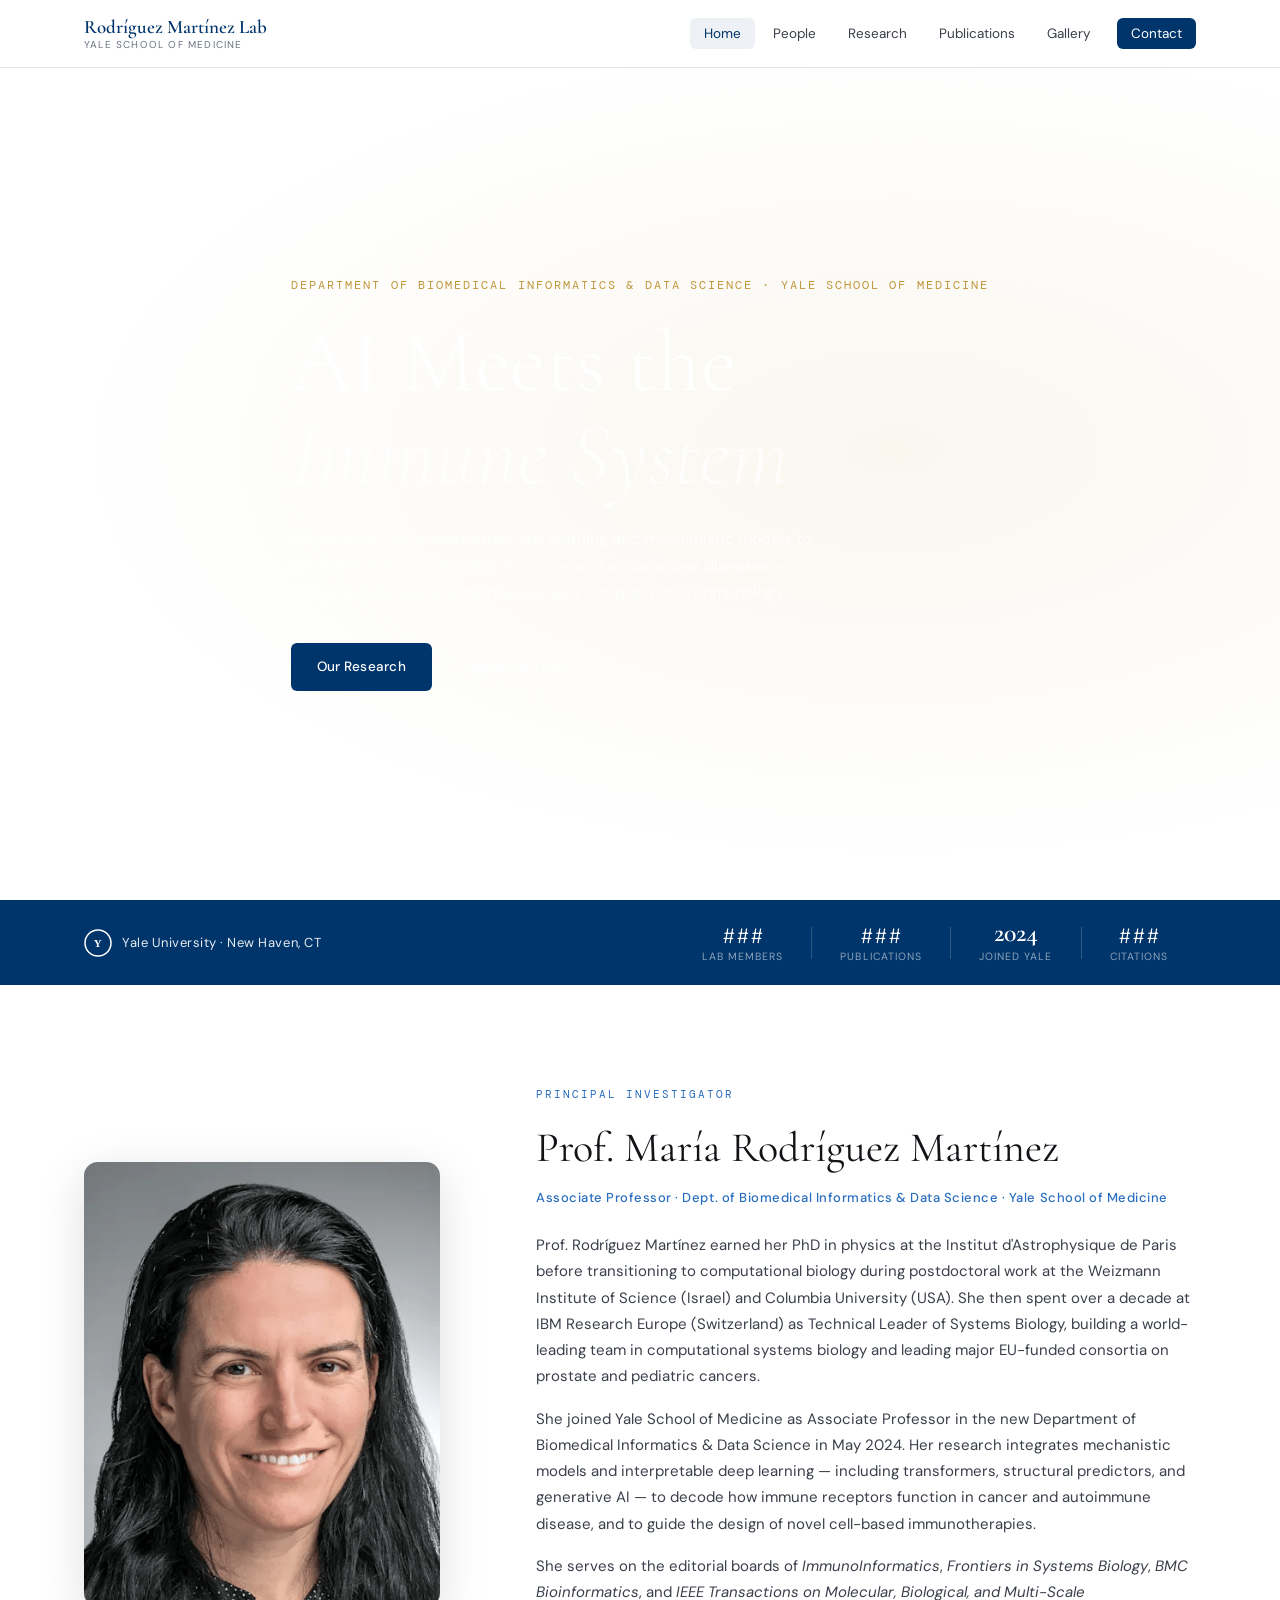
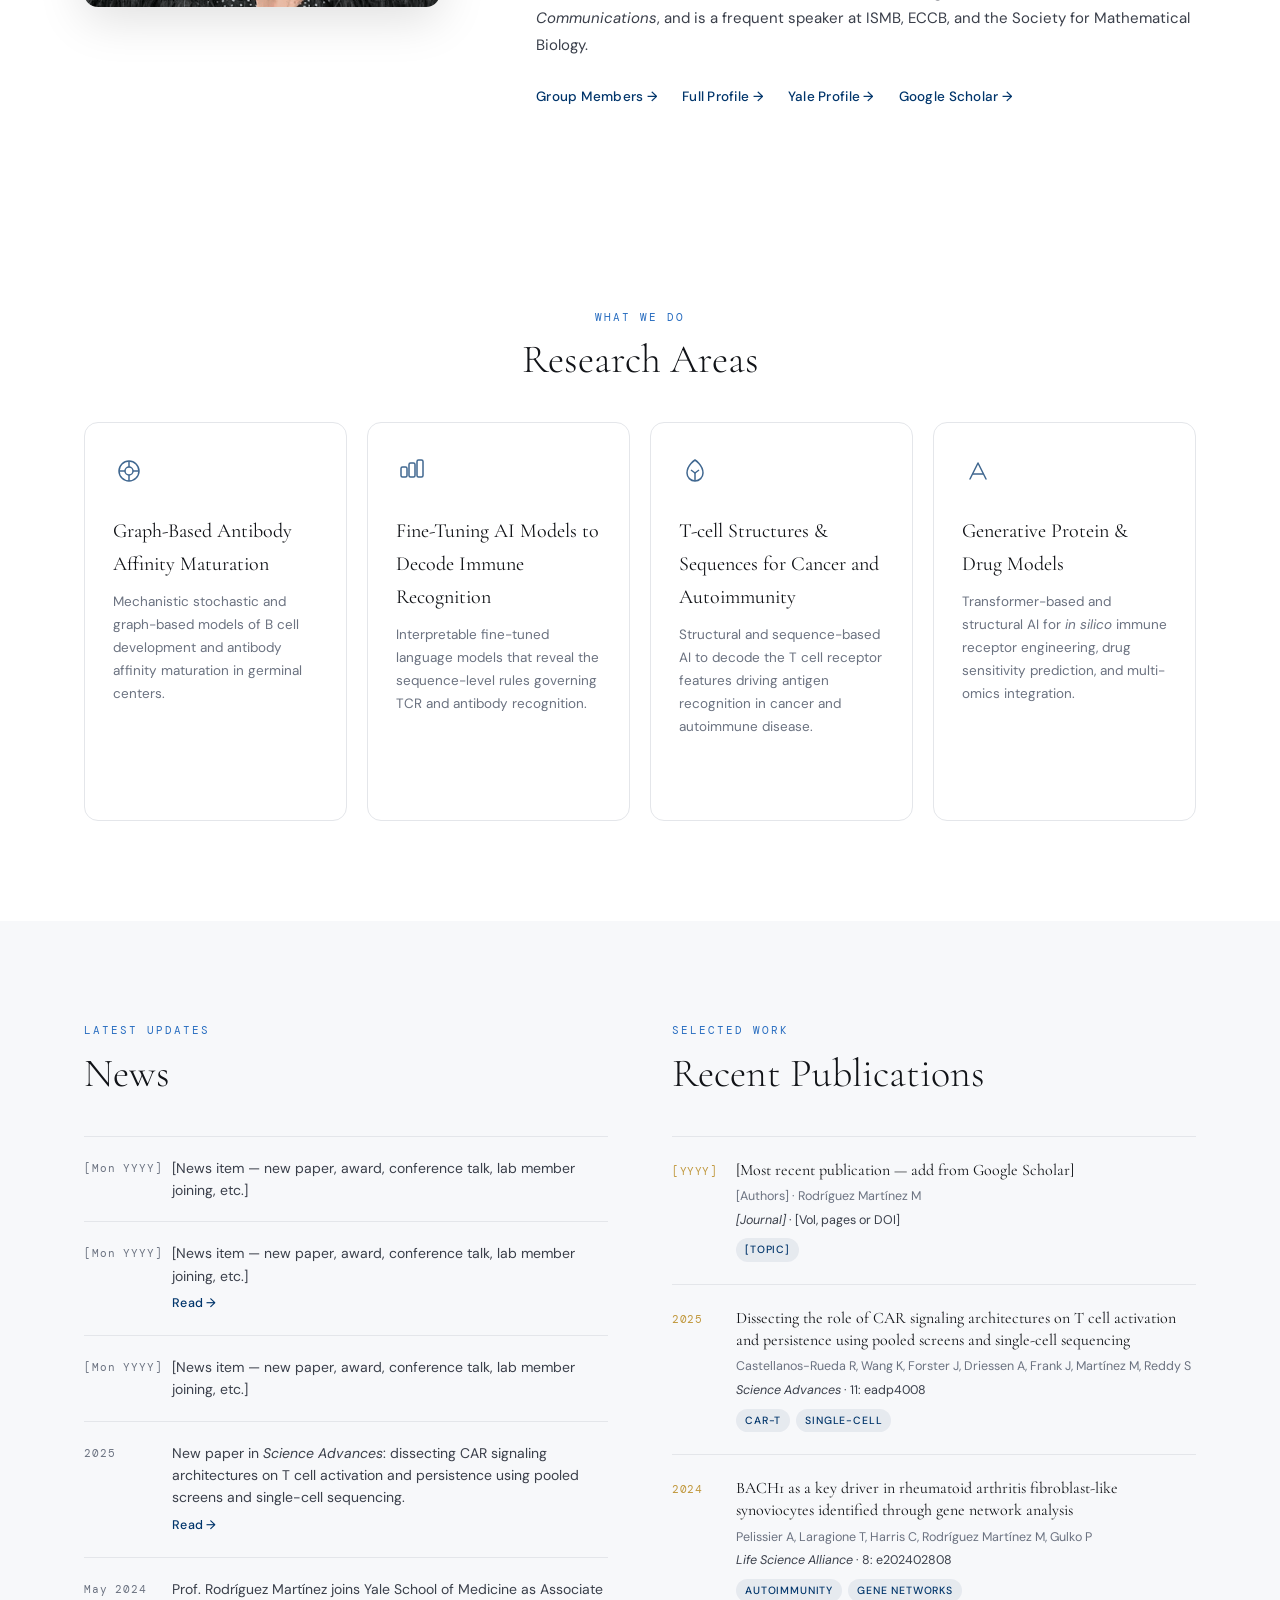
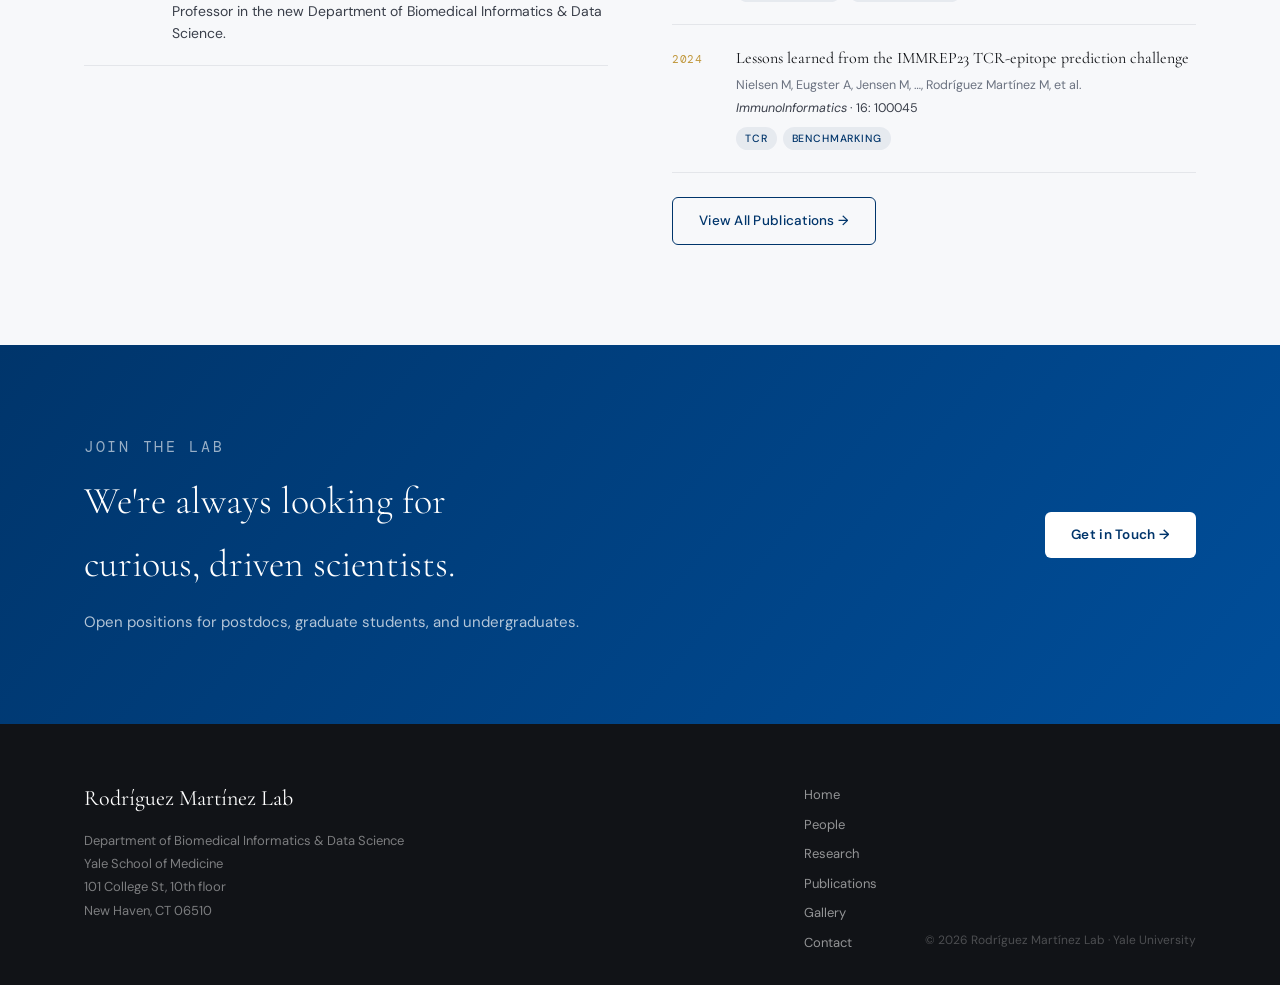
<file: index.html>
<!DOCTYPE html>
<html lang="en">
<head>
  <meta charset="UTF-8" />
  <meta name="viewport" content="width=device-width, initial-scale=1.0" />
  <title>Rodríguez Martínez Lab — Yale School of Medicine</title>
  <link rel="preconnect" href="https://fonts.googleapis.com" />
  <link href="https://fonts.googleapis.com/css2?family=Cormorant+Garamond:ital,wght@0,300;0,400;0,600;1,300;1,400&family=DM+Sans:wght@300;400;500&family=DM+Mono:wght@400&display=swap" rel="stylesheet" />
  <link rel="stylesheet" href="style.css" />
</head>
<body>

  <nav class="nav">
    <div class="nav-inner">
      <a href="index.html" class="nav-logo">
        <span class="logo-main">Rodríguez Martínez Lab</span>
        <span class="logo-sub">Yale School of Medicine</span>
      </a>
      <ul class="nav-links">
        <li><a href="index.html" class="active">Home</a></li>
        <li><a href="people.html">People</a></li>
        <li><a href="research.html">Research</a></li>
        <li><a href="publications.html">Publications</a></li>
        <li><a href="gallery.html">Gallery</a></li>
        <li><a href="contact.html" class="nav-cta">Contact</a></li>
      </ul>
      <button class="hamburger" id="hamburger" aria-label="Menu">
        <span></span><span></span><span></span>
      </button>
    </div>
  </nav>

  <header class="hero">
    <div class="hero-bg">
      <video autoplay loop muted playsinline class="hero-video">
        <source src="images/homepage_2.mp4" type="video/mp4">
      </video>
      <div class="hero-overlay"></div>
    </div>
    <div class="hero-content">
      <p class="hero-eyebrow">Department of Biomedical Informatics &amp; Data Science · Yale School of Medicine</p>
      <h1 class="hero-title">
        AI Meets the<br/>
        <em>Immune System</em>
      </h1>
      <p class="hero-desc">We develop interpretable machine learning and mechanistic models to decode T and B cell function in cancer and autoimmune diseases — bridging deep learning, biophysics, and computational immunology.</p>
      <div class="hero-actions">
        <a href="research.html" class="btn btn-primary">Our Research</a>
        <a href="people.html" class="btn btn-ghost">Meet the Team</a>
      </div>
    </div>
    <div class="hero-scroll-hint">
      <span>Scroll</span>
      <div class="scroll-line"></div>
    </div>
  </header>

  <section class="yale-strip">
    <div class="yale-strip-inner">
      <div class="yale-badge">
        <svg width="28" height="28" viewBox="0 0 28 28" fill="none"><circle cx="14" cy="14" r="13" stroke="#fff" stroke-width="1.5"/><text x="50%" y="54%" dominant-baseline="middle" text-anchor="middle" font-size="11" fill="#fff" font-family="serif" font-weight="bold">Y</text></svg>
        <span>Yale University · New Haven, CT</span>
      </div>
      <div class="yale-stats">
        <div class="stat"><span class="stat-num">###</span><span class="stat-label">Lab Members</span></div>
        <div class="stat-divider"></div>
        <div class="stat"><span class="stat-num">###</span><span class="stat-label">Publications</span></div>
        <div class="stat-divider"></div>
        <div class="stat"><span class="stat-num">2024</span><span class="stat-label">Joined Yale</span></div>
        <div class="stat-divider"></div>
        <div class="stat"><span class="stat-num">###</span><span class="stat-label">Citations</span></div>
      </div>
    </div>
  </section>

  <!-- PI SPOTLIGHT -->
  <section class="pi-section">
    <div class="container">
      <div class="pi-grid">
        <div class="pi-image-wrap">
          <div class="pi-image-frame">
            <!-- REPLACE: save your photo as images/pi-photo.jpg -->
            <img src="images/Maria.png" alt="Prof. María Rodríguez Martínez" class="pi-photo"
                 onerror="this.src='https://placehold.co/480x600/00356B/ffffff?text=Photo+Coming+Soon'" />
          </div>
          <div class="pi-image-accent"></div>
        </div>
        <div class="pi-text">
          <p class="section-label">Principal Investigator</p>
          <h2 class="pi-name">Prof. María Rodríguez Martínez</h2>
          <p class="pi-title-line">Associate Professor · Dept. of Biomedical Informatics &amp; Data Science · Yale School of Medicine</p>
          <p class="pi-bio">Prof. Rodríguez Martínez earned her PhD in physics at the Institut d'Astrophysique de Paris before transitioning to computational biology during postdoctoral work at the Weizmann Institute of Science (Israel) and Columbia University (USA). She then spent over a decade at IBM Research Europe (Switzerland) as Technical Leader of Systems Biology, building a world-leading team in computational systems biology and leading major EU-funded consortia on prostate and pediatric cancers.</p>
          <p class="pi-bio">She joined Yale School of Medicine as Associate Professor in the new Department of Biomedical Informatics &amp; Data Science in May 2024. Her research integrates mechanistic models and interpretable deep learning — including transformers, structural predictors, and generative AI — to decode how immune receptors function in cancer and autoimmune disease, and to guide the design of novel cell-based immunotherapies.</p>
          <p class="pi-bio">She serves on the editorial boards of <em>ImmunoInformatics</em>, <em>Frontiers in Systems Biology</em>, <em>BMC Bioinformatics</em>, and <em>IEEE Transactions on Molecular, Biological, and Multi-Scale Communications</em>, and is a frequent speaker at ISMB, ECCB, and the Society for Mathematical Biology.</p>
          <div class="pi-links">
            <a href="people.html" class="link-arrow">Group Members →</a>
            <a href="people.html#pi" class="link-arrow">Full Profile →</a>
            <a href="https://medicine.yale.edu/profile/maria-rodriguezmartinez/" target="_blank" class="link-arrow">Yale Profile →</a>
            <a href="https://scholar.google.com/citations?user=PjKglDoAAAAJ" target="_blank" class="link-arrow">Google Scholar →</a>
          </div>
        </div>
      </div>
    </div>
  </section>

  <!-- RESEARCH TEASER -->
  <section class="research-teaser">
    <div class="container">
      <div class="section-header centered">
        <p class="section-label">What We Do</p>
        <h2 class="section-title">Research Areas</h2>
      </div>
      <div class="research-cards">
        <a href="research.html#immunology" class="rcard">
          <div class="rcard-icon">
            <svg width="32" height="32" viewBox="0 0 32 32" fill="none"><circle cx="16" cy="16" r="10" stroke="currentColor" stroke-width="1.5"/><circle cx="16" cy="16" r="4" stroke="currentColor" stroke-width="1.5"/><line x1="16" y1="6" x2="16" y2="12" stroke="currentColor" stroke-width="1.5"/><line x1="16" y1="20" x2="16" y2="26" stroke="currentColor" stroke-width="1.5"/><line x1="6" y1="16" x2="12" y2="16" stroke="currentColor" stroke-width="1.5"/><line x1="20" y1="16" x2="26" y2="16" stroke="currentColor" stroke-width="1.5"/></svg>
          </div>
          <h3>Graph-Based Antibody Affinity Maturation</h3>
          <p>Mechanistic stochastic and graph-based models of B cell development and antibody affinity maturation in germinal centers.</p>
          <span class="rcard-arrow">→</span>
        </a>
        <a href="research.html#interpretable-ai" class="rcard">
          <div class="rcard-icon">
            <svg width="32" height="32" viewBox="0 0 32 32" fill="none"><rect x="5" y="12" width="6" height="10" rx="1.5" stroke="currentColor" stroke-width="1.5"/><rect x="13" y="8" width="6" height="14" rx="1.5" stroke="currentColor" stroke-width="1.5"/><rect x="21" y="5" width="6" height="17" rx="1.5" stroke="currentColor" stroke-width="1.5"/></svg>
          </div>
          <h3>Fine-Tuning AI Models to Decode Immune Recognition</h3>
          <p>Interpretable fine-tuned language models that reveal the sequence-level rules governing TCR and antibody recognition.</p>
          <span class="rcard-arrow">→</span>
        </a>
        <a href="research.html#cancer" class="rcard">
          <div class="rcard-icon">
            <svg width="32" height="32" viewBox="0 0 32 32" fill="none"><path d="M16 5C16 5 8 10 8 18C8 22.4 11.6 26 16 26C20.4 26 24 22.4 24 18C24 10 16 5 16 5Z" stroke="currentColor" stroke-width="1.5" stroke-linejoin="round"/><path d="M16 26V18" stroke="currentColor" stroke-width="1.5"/><path d="M12 15L16 18L20 15" stroke="currentColor" stroke-width="1.5" stroke-linejoin="round"/></svg>
          </div>
          <h3>T-cell Structures &amp; Sequences for Cancer and Autoimmunity</h3>
          <p>Structural and sequence-based AI to decode the T cell receptor features driving antigen recognition in cancer and autoimmune disease.</p>
          <span class="rcard-arrow">→</span>
        </a>
        <a href="research.html#generative" class="rcard">
          <div class="rcard-icon">
            <svg width="32" height="32" viewBox="0 0 32 32" fill="none"><path d="M8 24L16 8L24 24" stroke="currentColor" stroke-width="1.5" stroke-linecap="round" stroke-linejoin="round"/><path d="M11 19H21" stroke="currentColor" stroke-width="1.5" stroke-linecap="round"/></svg>
          </div>
          <h3>Generative Protein &amp; Drug Models</h3>
          <p>Transformer-based and structural AI for <em>in silico</em> immune receptor engineering, drug sensitivity prediction, and multi-omics integration.</p>
          <span class="rcard-arrow">→</span>
        </a>
      </div>
    </div>
  </section>

  <!-- NEWS + PUBLICATIONS -->
  <section class="news-pubs">
    <div class="container">
      <div class="np-grid">

        <div class="np-col">
          <div class="section-header">
            <p class="section-label">Latest Updates</p>
            <h2 class="section-title">News</h2>
          </div>
          <ul class="news-list">
            <!-- REPLACE: fill in with real news as it happens -->
            <li class="news-item">
              <span class="news-date">[Mon YYYY]</span>
              <div><p class="news-headline">[News item — new paper, award, conference talk, lab member joining, etc.]</p></div>
            </li>
            <li class="news-item">
              <span class="news-date">[Mon YYYY]</span>
              <div>
                <p class="news-headline">[News item — new paper, award, conference talk, lab member joining, etc.]</p>
                <a href="publications.html" class="inline-link">Read →</a>
              </div>
            </li>
            <li class="news-item">
              <span class="news-date">[Mon YYYY]</span>
              <div><p class="news-headline">[News item — new paper, award, conference talk, lab member joining, etc.]</p></div>
            </li>
            <li class="news-item">
              <span class="news-date">2025</span>
              <div>
                <p class="news-headline">New paper in <em>Science Advances</em>: dissecting CAR signaling architectures on T cell activation and persistence using pooled screens and single-cell sequencing.</p>
                <a href="publications.html" class="inline-link">Read →</a>
              </div>
            </li>
            <li class="news-item">
              <span class="news-date">May 2024</span>
              <div>
                <p class="news-headline">Prof. Rodríguez Martínez joins Yale School of Medicine as Associate Professor in the new Department of Biomedical Informatics &amp; Data Science.</p>
              </div>
            </li>
          </ul>
        </div>

        <div class="np-col">
          <div class="section-header">
            <p class="section-label">Selected Work</p>
            <h2 class="section-title">Recent Publications</h2>
          </div>
          <ul class="pub-list">
            <!-- REPLACE: swap [YYYY] placeholders with your most recent papers -->
            <li class="pub-item">
              <div class="pub-year">[YYYY]</div>
              <div class="pub-body">
                <p class="pub-title">[Most recent publication — add from Google Scholar]</p>
                <p class="pub-authors">[Authors] · Rodríguez Martínez M</p>
                <p class="pub-journal"><em>[Journal]</em> · [Vol, pages or DOI]</p>
                <div class="pub-tags"><span class="tag">[Topic]</span></div>
              </div>
            </li>
            <li class="pub-item">
              <div class="pub-year">2025</div>
              <div class="pub-body">
                <p class="pub-title">Dissecting the role of CAR signaling architectures on T cell activation and persistence using pooled screens and single-cell sequencing</p>
                <p class="pub-authors">Castellanos-Rueda R, Wang K, Forster J, Driessen A, Frank J, Martínez M, Reddy S</p>
                <p class="pub-journal"><em>Science Advances</em> · 11: eadp4008</p>
                <div class="pub-tags"><span class="tag">CAR-T</span><span class="tag">Single-cell</span></div>
              </div>
            </li>
            <li class="pub-item">
              <div class="pub-year">2024</div>
              <div class="pub-body">
                <p class="pub-title">BACH1 as a key driver in rheumatoid arthritis fibroblast-like synoviocytes identified through gene network analysis</p>
                <p class="pub-authors">Pelissier A, Laragione T, Harris C, Rodríguez Martínez M, Gulko P</p>
                <p class="pub-journal"><em>Life Science Alliance</em> · 8: e202402808</p>
                <div class="pub-tags"><span class="tag">Autoimmunity</span><span class="tag">Gene Networks</span></div>
              </div>
            </li>
            <li class="pub-item">
              <div class="pub-year">2024</div>
              <div class="pub-body">
                <p class="pub-title">Lessons learned from the IMMREP23 TCR-epitope prediction challenge</p>
                <p class="pub-authors">Nielsen M, Eugster A, Jensen M, …, Rodríguez Martínez M, et al.</p>
                <p class="pub-journal"><em>ImmunoInformatics</em> · 16: 100045</p>
                <div class="pub-tags"><span class="tag">TCR</span><span class="tag">Benchmarking</span></div>
              </div>
            </li>
          </ul>
          <a href="publications.html" class="btn btn-outline mt-24">View All Publications →</a>
        </div>

      </div>
    </div>
  </section>

  <!-- JOIN US CTA -->
  <section class="join-cta">
    <div class="join-inner">
      <div class="join-text">
        <p class="section-label light">Join the Lab</p>
        <h2>We're always looking for<br/>curious, driven scientists.</h2>
        <p>Open positions for postdocs, graduate students, and undergraduates.</p>
      </div>
      <a href="contact.html" class="btn btn-light">Get in Touch →</a>
    </div>
  </section>

  <footer class="footer">
    <div class="footer-inner">
      <div class="footer-brand">
        <p class="footer-logo">Rodríguez Martínez Lab</p>
        <!-- REPLACE: add building/room once known -->
        <p class="footer-address">Department of Biomedical Informatics &amp; Data Science<br/>Yale School of Medicine<br/>101 College St, 10th floor<br/>New Haven, CT 06510</p>
      </div>
      <nav class="footer-nav">
        <a href="index.html">Home</a>
        <a href="people.html">People</a>
        <a href="research.html">Research</a>
        <a href="publications.html">Publications</a>
        <a href="gallery.html">Gallery</a>
        <a href="contact.html">Contact</a>
      </nav>
      <p class="footer-copy">© 2026 Rodríguez Martínez Lab · Yale University</p>
    </div>
  </footer>

  <script src="main.js"></script>
</body>
</html>
</file>
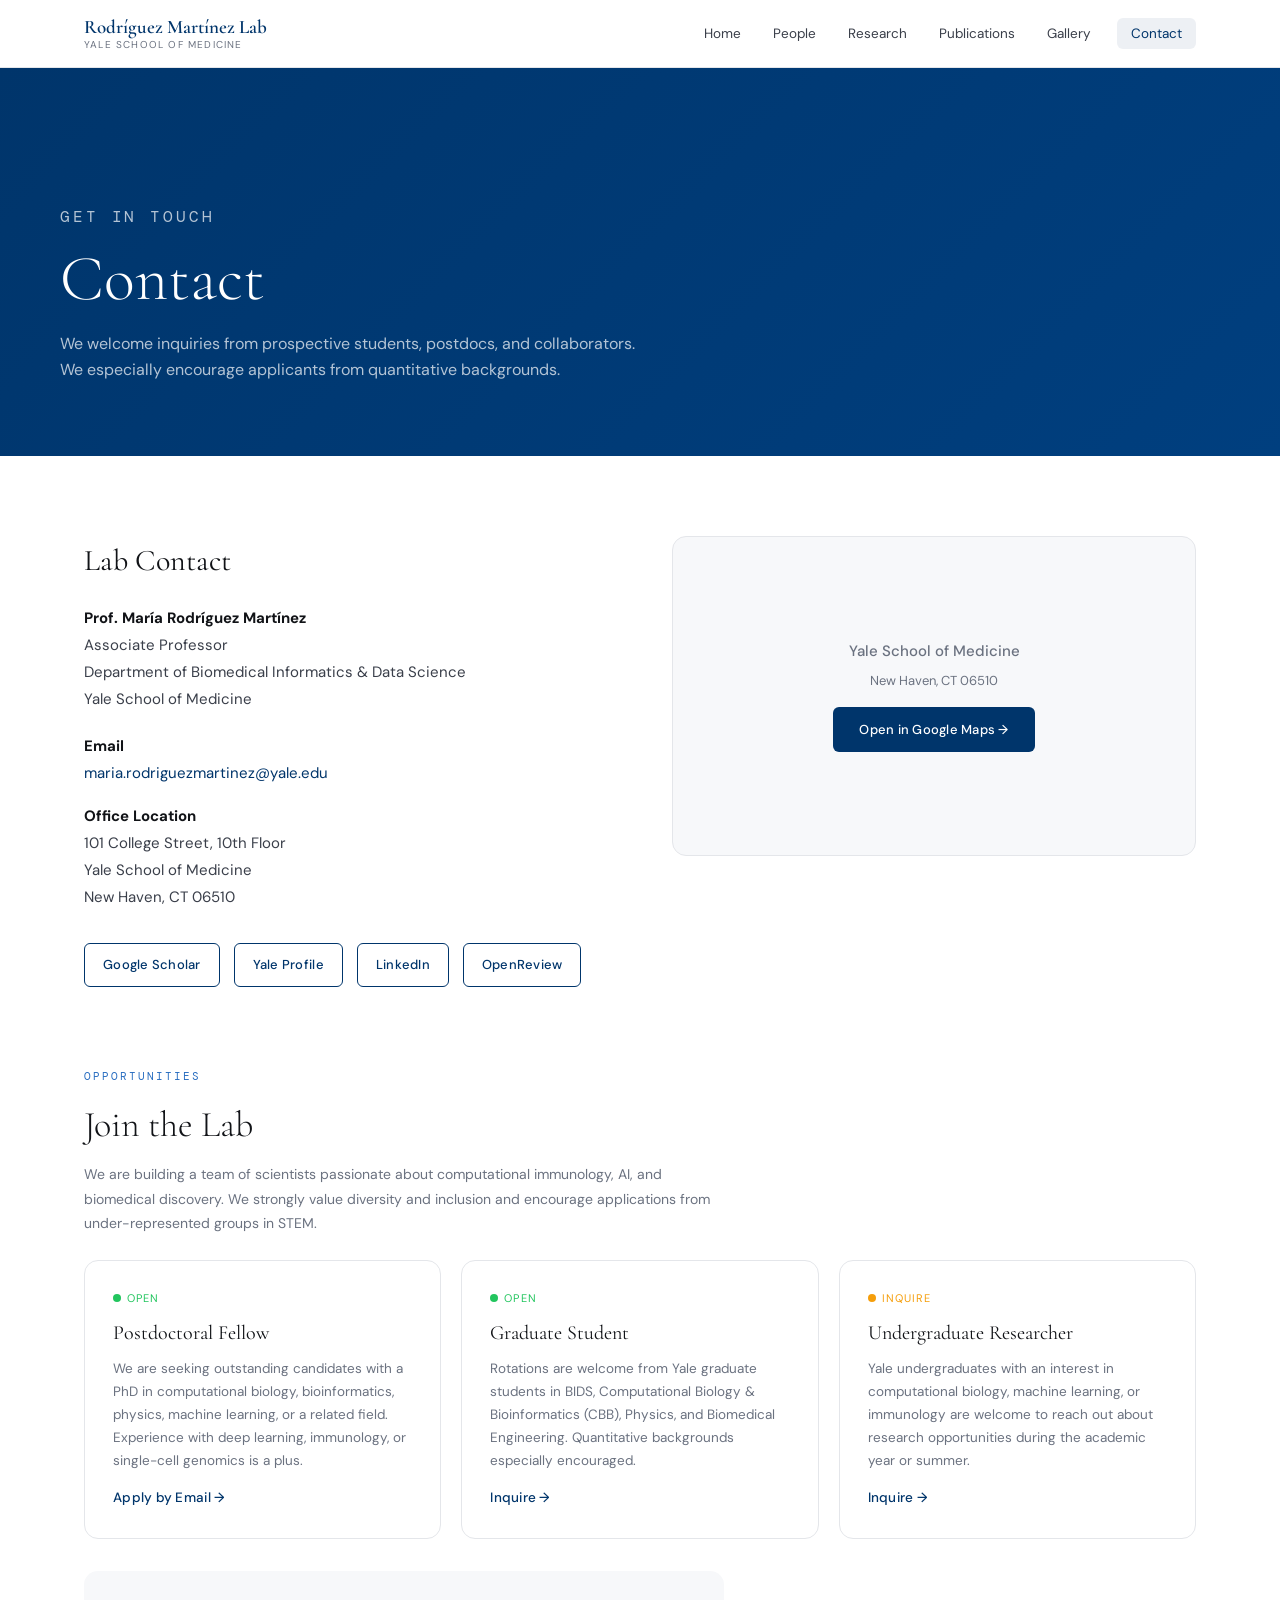
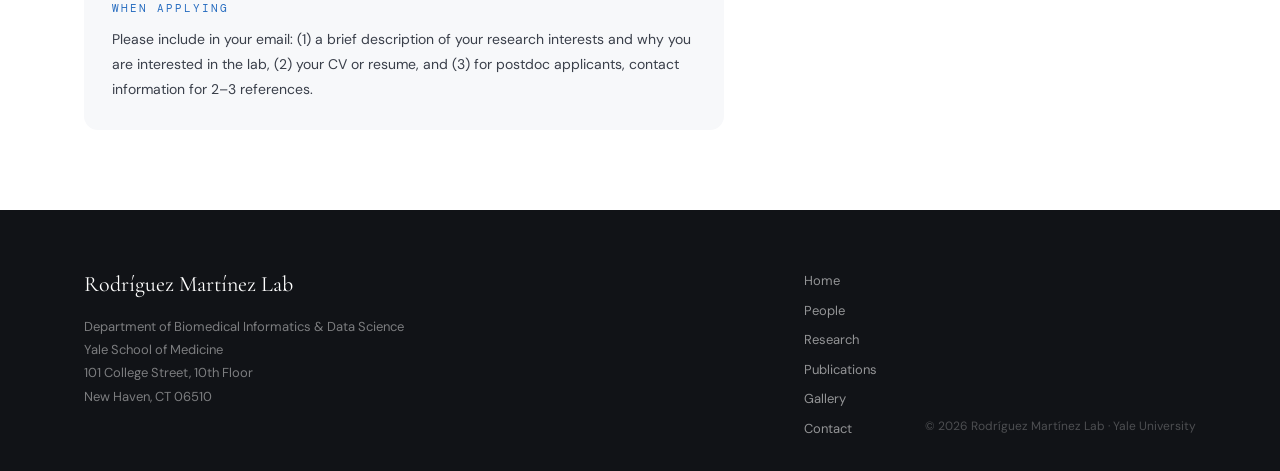
<file: contact.html>
<!DOCTYPE html>
<html lang="en">
<head>
  <meta charset="UTF-8" />
  <meta name="viewport" content="width=device-width, initial-scale=1.0" />
  <title>Contact — Rodríguez Martínez Lab · Yale</title>
  <link rel="preconnect" href="https://fonts.googleapis.com" />
  <link href="https://fonts.googleapis.com/css2?family=Cormorant+Garamond:ital,wght@0,300;0,400;0,600;1,300;1,400&family=DM+Sans:wght@300;400;500&family=DM+Mono:wght@400&display=swap" rel="stylesheet" />
  <link rel="stylesheet" href="style.css" />
  <style>
    .positions-grid { display:grid; grid-template-columns:repeat(auto-fill, minmax(280px,1fr)); gap:20px; margin-top:24px; }
    .position-card { border:1.5px solid var(--border); border-radius:var(--r-lg); padding:28px; background:var(--white); transition:border-color .2s, box-shadow .2s; }
    .position-card:hover { border-color:var(--yale-blue); box-shadow:var(--shadow-md); }
    .position-card h3 { font-family:var(--font-serif); font-size:20px; font-weight:400; margin-bottom:8px; }
    .position-card p { font-size:13.5px; color:var(--ink-soft); line-height:1.7; }
    .open-dot { display:inline-block; width:8px; height:8px; border-radius:50%; background:#22c55e; margin-right:6px; }
    .tbd-dot { display:inline-block; width:8px; height:8px; border-radius:50%; background:#f59e0b; margin-right:6px; }
  </style>
</head>
<body>

  <nav class="nav">
    <div class="nav-inner">
      <a href="index.html" class="nav-logo">
        <span class="logo-main">Rodríguez Martínez Lab</span>
        <span class="logo-sub">Yale School of Medicine</span>
      </a>
      <ul class="nav-links">
        <li><a href="index.html">Home</a></li>
        <li><a href="people.html">People</a></li>
        <li><a href="research.html">Research</a></li>
        <li><a href="publications.html">Publications</a></li>
        <li><a href="gallery.html">Gallery</a></li>
        <li><a href="contact.html" class="active nav-cta">Contact</a></li>
      </ul>
      <button class="hamburger" id="hamburger"><span></span><span></span><span></span></button>
    </div>
  </nav>

  <div class="page-hero">
    <div class="page-hero-inner">
      <p class="page-hero-eyebrow">Get in Touch</p>
      <h1>Contact</h1>
      <p>We welcome inquiries from prospective students, postdocs, and collaborators. We especially encourage applicants from quantitative backgrounds.</p>
    </div>
  </div>

  <main>
    <section class="contact-section">
      <div class="container">
        <div class="contact-grid fade-in">

          <div class="contact-info">
            <h2>Lab Contact</h2>
            <p>
              <strong>Prof. María Rodríguez Martínez</strong><br/>
              Associate Professor<br/>
              Department of Biomedical Informatics &amp; Data Science<br/>
              Yale School of Medicine
            </p>

            <p style="margin-top:20px;">
              <strong>Email</strong><br/>
              <!-- REPLACE: confirm correct email address -->
              <a href="mailto:maria.rodriguezmartinez@yale.edu" style="color:var(--yale-blue);">maria.rodriguezmartinez@yale.edu</a>
            </p>

            <p style="margin-top:16px;">
              <strong>Office Location</strong><br/>
              101 College Street, 10th Floor<br/>
              Yale School of Medicine<br/>
              New Haven, CT 06510
            </p>

            <div style="margin-top:32px; display:flex; gap:14px; flex-wrap:wrap;">
              <!-- REPLACE: add real social/profile URLs -->
              <a href="https://scholar.google.com/citations?user=PjKglDoAAAAJ" target="_blank" class="btn btn-outline" style="font-size:13px; padding:10px 18px;">Google Scholar</a>
              <a href="https://medicine.yale.edu/profile/maria-rodriguezmartinez/" target="_blank" class="btn btn-outline" style="font-size:13px; padding:10px 18px;">Yale Profile</a>
              <a href="https://www.linkedin.com/in/maria-rodriguez-martinez-88328635/" target="_blank" class="btn btn-outline" style="font-size:13px; padding:10px 18px;">LinkedIn</a>
              <a href="https://openreview.net/profile?id=~Maria_Rodriguez_Martinez1" target="_blank" class="btn btn-outline" style="font-size:13px; padding:10px 18px;">OpenReview</a>
            </div>
          </div>

          <div>
            <div class="map-placeholder">
              <div style="text-align:center; padding:20px;">
                <p style="font-size:15px; font-weight:500; margin-bottom:6px;">Yale School of Medicine</p>
                <p style="font-size:13px; color:var(--ink-soft); margin-bottom:16px;">New Haven, CT 06510</p>
                <!-- REPLACE: update address in the Google Maps link once building is confirmed -->
                <a href="https://maps.google.com/?q=Yale+School+of+Medicine+New+Haven+CT" target="_blank" class="btn btn-primary" style="font-size:13px;">Open in Google Maps →</a>
              </div>
            </div>


          </div>

        </div>

        <!-- Open Positions -->
        <div style="margin-top:80px;" class="fade-in">
          <p class="section-label">Opportunities</p>
          <h2 style="font-family:var(--font-serif); font-size:clamp(26px,3vw,36px); font-weight:300; margin-bottom:8px;">Join the Lab</h2>
          <p style="color:var(--ink-soft); font-size:14px; max-width:640px; line-height:1.75;">We are building a team of scientists passionate about computational immunology, AI, and biomedical discovery. We strongly value diversity and inclusion and encourage applications from under-represented groups in STEM.</p>

          <div class="positions-grid">
            <div class="position-card">
              <p style="font-size:11px; letter-spacing:.1em; text-transform:uppercase; color:#22c55e; margin-bottom:10px;"><span class="open-dot"></span>Open</p>
              <h3>Postdoctoral Fellow</h3>
              <p>We are seeking outstanding candidates with a PhD in computational biology, bioinformatics, physics, machine learning, or a related field. Experience with deep learning, immunology, or single-cell genomics is a plus.</p>
              <a href="mailto:maria.rodriguezmartinez@yale.edu?subject=Postdoc Application" class="link-arrow" style="margin-top:14px; display:inline-block;">Apply by Email →</a>
            </div>
            <div class="position-card">
              <p style="font-size:11px; letter-spacing:.1em; text-transform:uppercase; color:#22c55e; margin-bottom:10px;"><span class="open-dot"></span>Open</p>
              <h3>Graduate Student</h3>
              <p>Rotations are welcome from Yale graduate students in BIDS, Computational Biology &amp; Bioinformatics (CBB), Physics, and Biomedical Engineering. Quantitative backgrounds especially encouraged.</p>
              <a href="mailto:maria.rodriguezmartinez@yale.edu?subject=Graduate Rotation Inquiry" class="link-arrow" style="margin-top:14px; display:inline-block;">Inquire →</a>
            </div>
            <div class="position-card">
              <p style="font-size:11px; letter-spacing:.1em; text-transform:uppercase; color:#f59e0b; margin-bottom:10px;"><span class="tbd-dot"></span>Inquire</p>
              <h3>Undergraduate Researcher</h3>
              <p>Yale undergraduates with an interest in computational biology, machine learning, or immunology are welcome to reach out about research opportunities during the academic year or summer.</p>
              <a href="mailto:maria.rodriguezmartinez@yale.edu?subject=Undergraduate Research Inquiry" class="link-arrow" style="margin-top:14px; display:inline-block;">Inquire →</a>
            </div>
          </div>

          <div style="margin-top:32px; background:var(--surface); border-radius:var(--r-lg); padding:28px; max-width:640px;">
            <p class="section-label">When Applying</p>
            <p style="font-size:14px; color:var(--ink-mid); line-height:1.8; margin-top:8px;">Please include in your email: (1) a brief description of your research interests and why you are interested in the lab, (2) your CV or resume, and (3) for postdoc applicants, contact information for 2–3 references.</p>
          </div>
        </div>

      </div>
    </section>
  </main>

  <footer class="footer">
    <div class="footer-inner">
      <div class="footer-brand">
        <p class="footer-logo">Rodríguez Martínez Lab</p>
        <p class="footer-address">Department of Biomedical Informatics &amp; Data Science<br/>Yale School of Medicine<br/>101 College Street, 10th Floor<br/>New Haven, CT 06510</p>
      </div>
      <nav class="footer-nav">
        <a href="index.html">Home</a><a href="people.html">People</a>
        <a href="research.html">Research</a><a href="publications.html">Publications</a>
        <a href="gallery.html">Gallery</a><a href="contact.html">Contact</a>
      </nav>
      <p class="footer-copy">© 2026 Rodríguez Martínez Lab · Yale University</p>
    </div>
  </footer>

  <script src="main.js"></script>
</body>
</html>
</file>
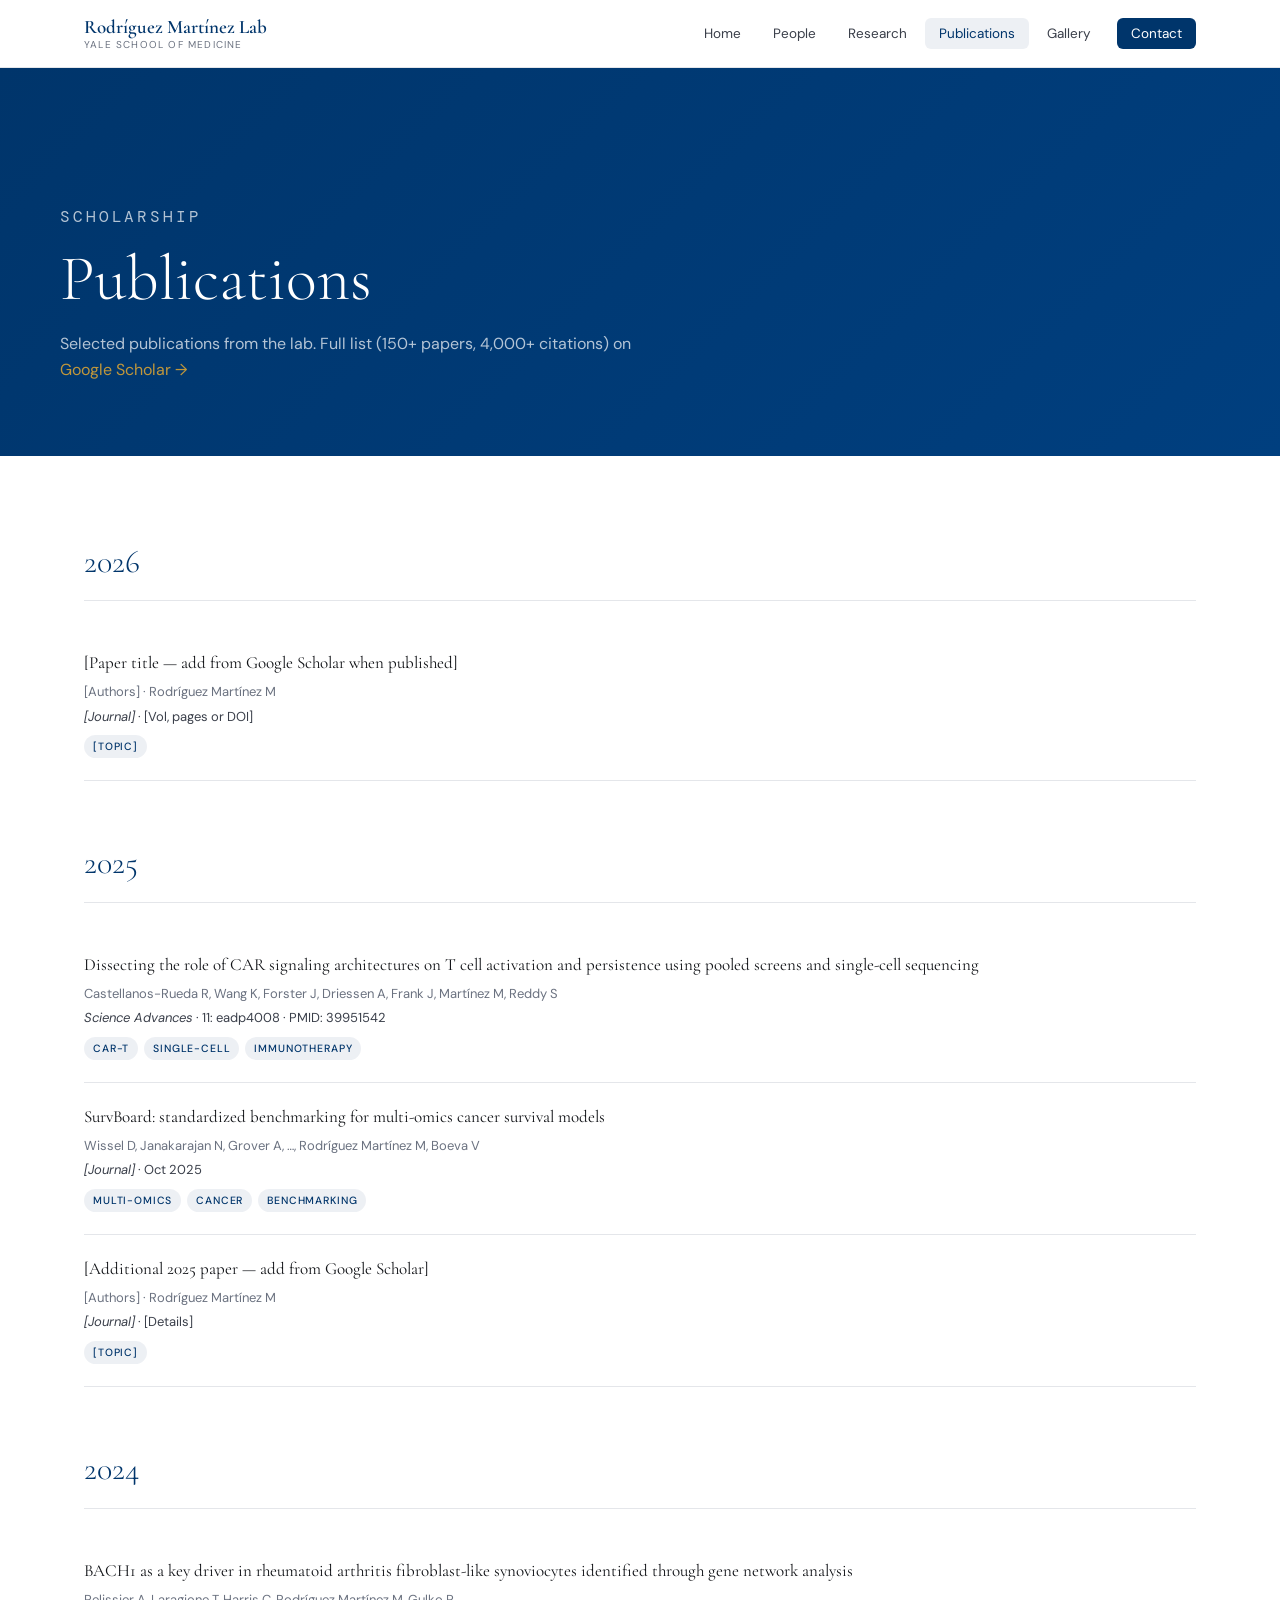
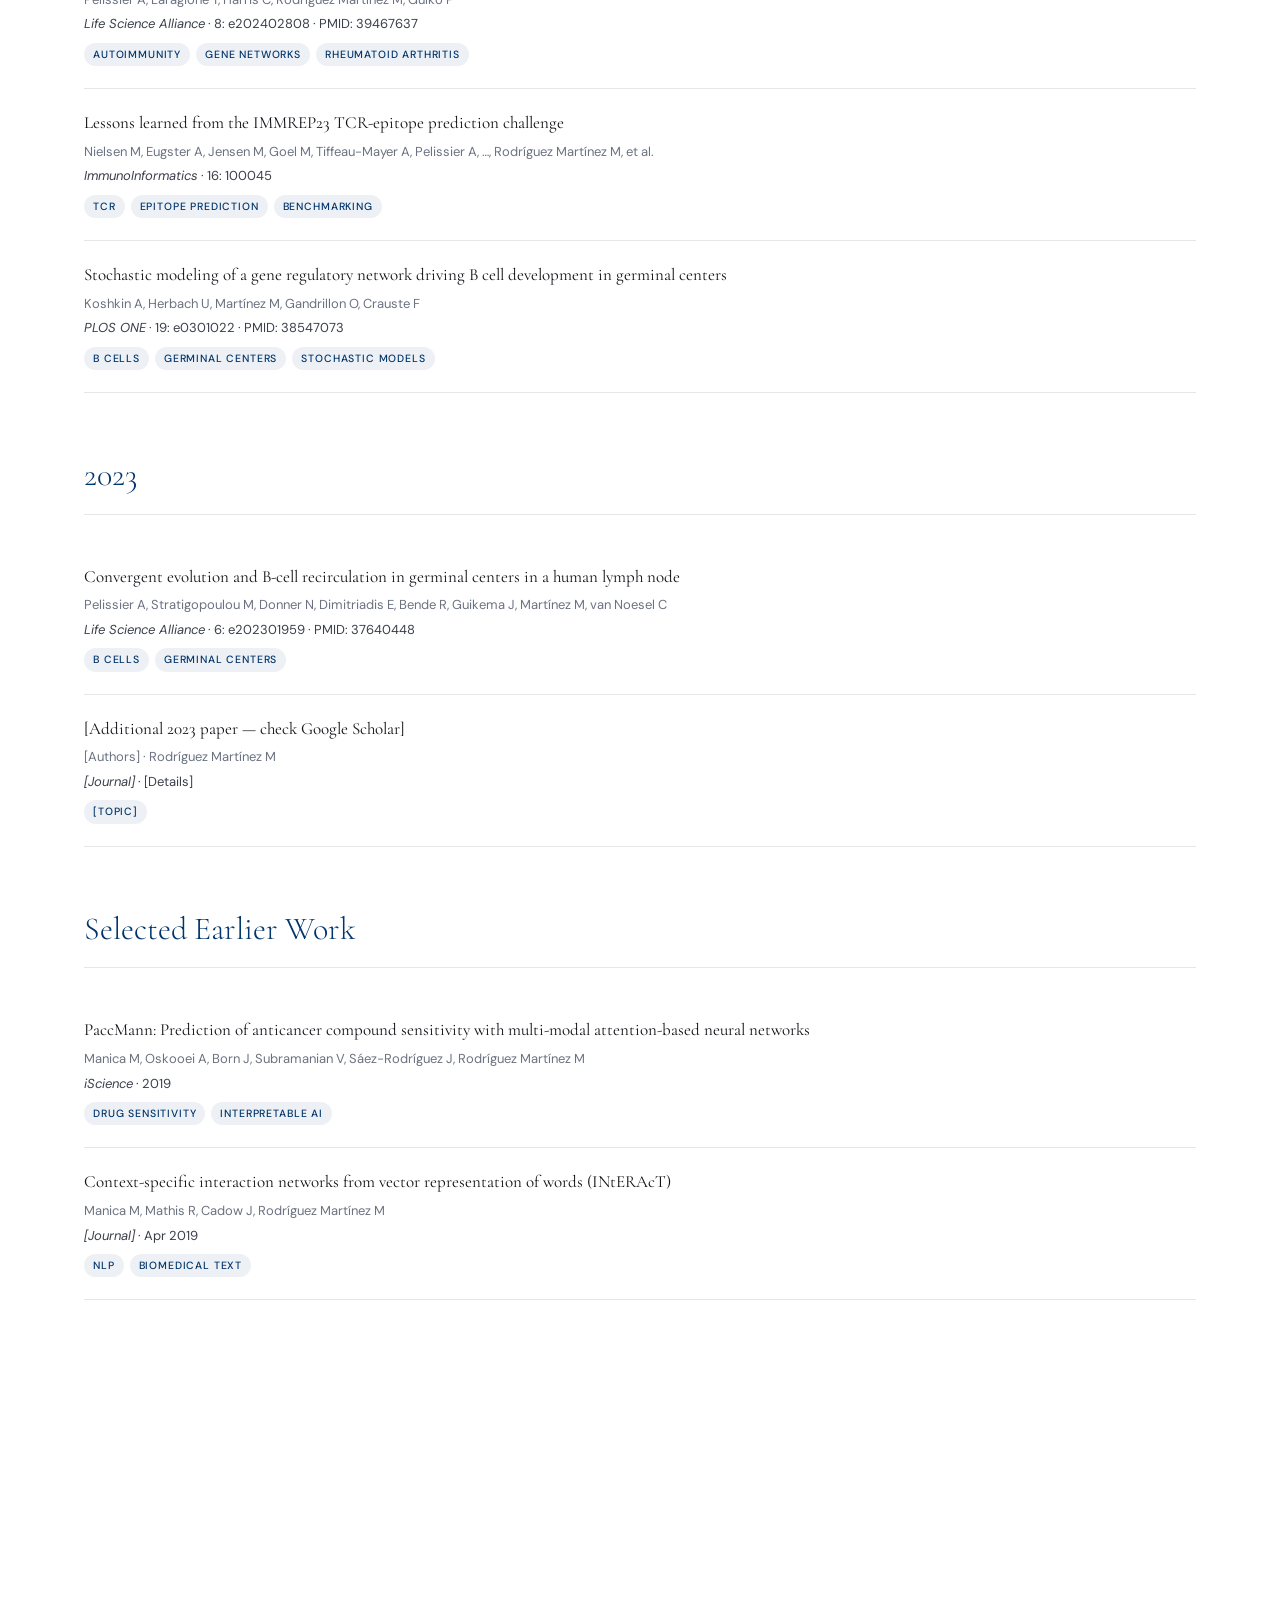
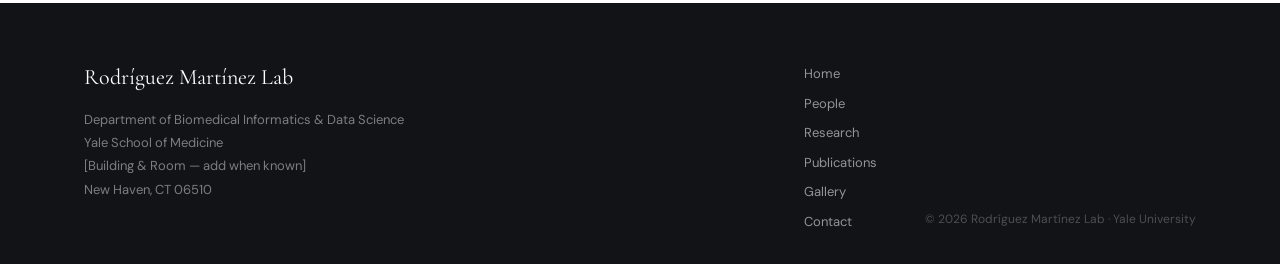
<file: publications.html>
<!DOCTYPE html>
<html lang="en">
<head>
  <meta charset="UTF-8" />
  <meta name="viewport" content="width=device-width, initial-scale=1.0" />
  <title>Publications — Rodríguez Martínez Lab · Yale</title>
  <link rel="preconnect" href="https://fonts.googleapis.com" />
  <link href="https://fonts.googleapis.com/css2?family=Cormorant+Garamond:ital,wght@0,300;0,400;0,600;1,300;1,400&family=DM+Sans:wght@300;400;500&family=DM+Mono:wght@400&display=swap" rel="stylesheet" />
  <link rel="stylesheet" href="style.css" />
</head>
<body>

  <nav class="nav">
    <div class="nav-inner">
      <a href="index.html" class="nav-logo">
        <span class="logo-main">Rodríguez Martínez Lab</span>
        <span class="logo-sub">Yale School of Medicine</span>
      </a>
      <ul class="nav-links">
        <li><a href="index.html">Home</a></li>
        <li><a href="people.html">People</a></li>
        <li><a href="research.html">Research</a></li>
        <li><a href="publications.html" class="active">Publications</a></li>
        <li><a href="gallery.html">Gallery</a></li>
        <li><a href="contact.html" class="nav-cta">Contact</a></li>
      </ul>
      <button class="hamburger" id="hamburger"><span></span><span></span><span></span></button>
    </div>
  </nav>

  <div class="page-hero">
    <div class="page-hero-inner">
      <p class="page-hero-eyebrow">Scholarship</p>
      <h1>Publications</h1>
      <p>Selected publications from the lab. Full list (150+ papers, 4,000+ citations) on <a href="https://scholar.google.com/citations?user=PjKglDoAAAAJ" target="_blank" style="color:var(--accent);">Google Scholar →</a></p>
    </div>
  </div>

  <main>
    <section class="pub-page">
      <div class="container">

        <!-- REPLACE: add any new 2026 papers here as they are published -->
        <div class="pub-year-group fade-in">
          <h2 class="pub-year-heading">2026</h2>
          <ul class="pub-full-list">
            <li class="pub-full-item">
              <div>
                <p class="pub-title">[Paper title — add from Google Scholar when published]</p>
                <p class="pub-authors">[Authors] · Rodríguez Martínez M</p>
                <p class="pub-journal"><em>[Journal]</em> · [Vol, pages or DOI]</p>
                <div class="pub-tags" style="margin-top:8px;"><span class="tag">[Topic]</span></div>
              </div>
            </li>
          </ul>
        </div>

        <div class="pub-year-group fade-in">
          <h2 class="pub-year-heading">2025</h2>
          <ul class="pub-full-list">
            <li class="pub-full-item">
              <div>
                <p class="pub-title">Dissecting the role of CAR signaling architectures on T cell activation and persistence using pooled screens and single-cell sequencing</p>
                <p class="pub-authors">Castellanos-Rueda R, Wang K, Forster J, Driessen A, Frank J, Martínez M, Reddy S</p>
                <p class="pub-journal"><em>Science Advances</em> · 11: eadp4008 · PMID: 39951542</p>
                <div class="pub-tags" style="margin-top:8px;"><span class="tag">CAR-T</span><span class="tag">Single-cell</span><span class="tag">Immunotherapy</span></div>
              </div>
            </li>
            <li class="pub-full-item">
              <div>
                <p class="pub-title">SurvBoard: standardized benchmarking for multi-omics cancer survival models</p>
                <p class="pub-authors">Wissel D, Janakarajan N, Grover A, …, Rodríguez Martínez M, Boeva V</p>
                <p class="pub-journal"><em>[Journal]</em> · Oct 2025</p>
                <div class="pub-tags" style="margin-top:8px;"><span class="tag">Multi-omics</span><span class="tag">Cancer</span><span class="tag">Benchmarking</span></div>
              </div>
            </li>
            <!-- REPLACE: add any additional 2025 papers -->
            <li class="pub-full-item">
              <div>
                <p class="pub-title">[Additional 2025 paper — add from Google Scholar]</p>
                <p class="pub-authors">[Authors] · Rodríguez Martínez M</p>
                <p class="pub-journal"><em>[Journal]</em> · [Details]</p>
                <div class="pub-tags" style="margin-top:8px;"><span class="tag">[Topic]</span></div>
              </div>
            </li>
          </ul>
        </div>

        <div class="pub-year-group fade-in">
          <h2 class="pub-year-heading">2024</h2>
          <ul class="pub-full-list">
            <li class="pub-full-item">
              <div>
                <p class="pub-title">BACH1 as a key driver in rheumatoid arthritis fibroblast-like synoviocytes identified through gene network analysis</p>
                <p class="pub-authors">Pelissier A, Laragione T, Harris C, Rodríguez Martínez M, Gulko P</p>
                <p class="pub-journal"><em>Life Science Alliance</em> · 8: e202402808 · PMID: 39467637</p>
                <div class="pub-tags" style="margin-top:8px;"><span class="tag">Autoimmunity</span><span class="tag">Gene Networks</span><span class="tag">Rheumatoid Arthritis</span></div>
              </div>
            </li>
            <li class="pub-full-item">
              <div>
                <p class="pub-title">Lessons learned from the IMMREP23 TCR-epitope prediction challenge</p>
                <p class="pub-authors">Nielsen M, Eugster A, Jensen M, Goel M, Tiffeau-Mayer A, Pelissier A, …, Rodríguez Martínez M, et al.</p>
                <p class="pub-journal"><em>ImmunoInformatics</em> · 16: 100045</p>
                <div class="pub-tags" style="margin-top:8px;"><span class="tag">TCR</span><span class="tag">Epitope Prediction</span><span class="tag">Benchmarking</span></div>
              </div>
            </li>
            <li class="pub-full-item">
              <div>
                <p class="pub-title">Stochastic modeling of a gene regulatory network driving B cell development in germinal centers</p>
                <p class="pub-authors">Koshkin A, Herbach U, Martínez M, Gandrillon O, Crauste F</p>
                <p class="pub-journal"><em>PLOS ONE</em> · 19: e0301022 · PMID: 38547073</p>
                <div class="pub-tags" style="margin-top:8px;"><span class="tag">B cells</span><span class="tag">Germinal Centers</span><span class="tag">Stochastic Models</span></div>
              </div>
            </li>
          </ul>
        </div>

        <div class="pub-year-group fade-in">
          <h2 class="pub-year-heading">2023</h2>
          <ul class="pub-full-list">
            <li class="pub-full-item">
              <div>
                <p class="pub-title">Convergent evolution and B-cell recirculation in germinal centers in a human lymph node</p>
                <p class="pub-authors">Pelissier A, Stratigopoulou M, Donner N, Dimitriadis E, Bende R, Guikema J, Martínez M, van Noesel C</p>
                <p class="pub-journal"><em>Life Science Alliance</em> · 6: e202301959 · PMID: 37640448</p>
                <div class="pub-tags" style="margin-top:8px;"><span class="tag">B cells</span><span class="tag">Germinal Centers</span></div>
              </div>
            </li>
            <!-- REPLACE: add additional 2023 papers from Google Scholar -->
            <li class="pub-full-item">
              <div>
                <p class="pub-title">[Additional 2023 paper — check Google Scholar]</p>
                <p class="pub-authors">[Authors] · Rodríguez Martínez M</p>
                <p class="pub-journal"><em>[Journal]</em> · [Details]</p>
                <div class="pub-tags" style="margin-top:8px;"><span class="tag">[Topic]</span></div>
              </div>
            </li>
          </ul>
        </div>

        <div class="pub-year-group fade-in">
          <h2 class="pub-year-heading">Selected Earlier Work</h2>
          <ul class="pub-full-list">
            <li class="pub-full-item">
              <div>
                <p class="pub-title">PaccMann: Prediction of anticancer compound sensitivity with multi-modal attention-based neural networks</p>
                <p class="pub-authors">Manica M, Oskooei A, Born J, Subramanian V, Sáez-Rodríguez J, Rodríguez Martínez M</p>
                <p class="pub-journal"><em>iScience</em> · 2019</p>
                <div class="pub-tags" style="margin-top:8px;"><span class="tag">Drug Sensitivity</span><span class="tag">Interpretable AI</span></div>
              </div>
            </li>
            <li class="pub-full-item">
              <div>
                <p class="pub-title">Context-specific interaction networks from vector representation of words (INtERAcT)</p>
                <p class="pub-authors">Manica M, Mathis R, Cadow J, Rodríguez Martínez M</p>
                <p class="pub-journal"><em>[Journal]</em> · Apr 2019</p>
                <div class="pub-tags" style="margin-top:8px;"><span class="tag">NLP</span><span class="tag">Biomedical Text</span></div>
              </div>
            </li>
          </ul>
        </div>

        <div class="fade-in" style="text-align:center; margin-top:48px; padding:40px; background:var(--surface); border-radius:var(--r-lg);">
          <p style="color:var(--ink-soft); margin-bottom:16px;">For a complete list of all 150+ publications, visit</p>
          <a href="https://scholar.google.com/citations?user=PjKglDoAAAAJ" target="_blank" class="btn btn-primary">Google Scholar Profile →</a>
        </div>

      </div>
    </section>
  </main>

  <footer class="footer">
    <div class="footer-inner">
      <div class="footer-brand">
        <p class="footer-logo">Rodríguez Martínez Lab</p>
        <p class="footer-address">Department of Biomedical Informatics &amp; Data Science<br/>Yale School of Medicine<br/>[Building &amp; Room — add when known]<br/>New Haven, CT 06510</p>
      </div>
      <nav class="footer-nav">
        <a href="index.html">Home</a><a href="people.html">People</a>
        <a href="research.html">Research</a><a href="publications.html">Publications</a>
        <a href="gallery.html">Gallery</a><a href="contact.html">Contact</a>
      </nav>
      <p class="footer-copy">© 2026 Rodríguez Martínez Lab · Yale University</p>
    </div>
  </footer>

  <script src="main.js"></script>
</body>
</html>
</file>
<file: style.css>
/* =========================================================
   Rodríguez Martínez Lab — Yale School of Medicine
   style.css
   ========================================================= */

/* ── Reset & Base ───────────────────────────────────────── */
*, *::before, *::after { box-sizing: border-box; margin: 0; padding: 0; }

:root {
  --yale-blue:   #00356B;
  --yale-light:  #286DC0;
  --ink:         #111317;
  --ink-mid:     #3a3f4a;
  --ink-soft:    #6b7280;
  --border:      #e4e6ea;
  --surface:     #f7f8fa;
  --white:       #ffffff;
  --accent:      #C0973B;

  --font-serif:  'Cormorant Garamond', Georgia, serif;
  --font-sans:   'DM Sans', sans-serif;
  --font-mono:   'DM Mono', monospace;

  --nav-h:       68px;
  --max-w:       1160px;
  --r:           6px;
  --r-lg:        14px;
  --shadow-sm:   0 1px 4px rgba(0,0,0,.06);
  --shadow-md:   0 4px 24px rgba(0,0,0,.09);
  --shadow-lg:   0 12px 48px rgba(0,0,0,.13);
  --ease:        cubic-bezier(.22,.68,0,1.2);
}

html { scroll-behavior: smooth; }
body {
  font-family: var(--font-sans);
  font-size: 15px;
  line-height: 1.65;
  color: var(--ink);
  background: var(--white);
  -webkit-font-smoothing: antialiased;
}
img { display: block; max-width: 100%; }
a  { color: inherit; text-decoration: none; }
ul { list-style: none; }
.container { max-width: var(--max-w); margin: 0 auto; padding: 0 24px; }

/* ── Typography Helpers ─────────────────────────────────── */
.section-label {
  font-family: var(--font-mono);
  font-size: 11px;
  letter-spacing: .18em;
  text-transform: uppercase;
  color: var(--yale-light);
  margin-bottom: 10px;
}
.section-label.light { color: rgba(255,255,255,.6); }
.section-title {
  font-family: var(--font-serif);
  font-size: clamp(28px, 4vw, 40px);
  font-weight: 300;
  line-height: 1.15;
  color: var(--ink);
}
.section-header { margin-bottom: 40px; }
.section-header.centered { text-align: center; }

/* ── Buttons ────────────────────────────────────────────── */
.btn {
  display: inline-flex;
  align-items: center;
  gap: 8px;
  padding: 12px 26px;
  border-radius: var(--r);
  font-family: var(--font-sans);
  font-size: 13.5px;
  font-weight: 500;
  letter-spacing: .02em;
  transition: all .22s var(--ease);
  cursor: pointer;
  border: none;
}
.btn-primary { background: var(--yale-blue); color: var(--white); }
.btn-primary:hover { background: var(--yale-light); transform: translateY(-1px); box-shadow: var(--shadow-md); }
.btn-ghost { background: transparent; color: var(--white); border: 1.5px solid rgba(255,255,255,.45); }
.btn-ghost:hover { background: rgba(255,255,255,.12); border-color: rgba(255,255,255,.7); }
.btn-outline { background: transparent; color: var(--yale-blue); border: 1.5px solid var(--yale-blue); }
.btn-outline:hover { background: var(--yale-blue); color: var(--white); }
.btn-light { background: var(--white); color: var(--yale-blue); font-weight: 600; }
.btn-light:hover { background: var(--accent); color: var(--white); transform: translateY(-1px); }
.mt-24 { margin-top: 24px; }

/* ── Navigation ─────────────────────────────────────────── */
.nav {
  position: fixed;
  top: 0; left: 0; right: 0;
  z-index: 100;
  height: var(--nav-h);
  background: rgba(255,255,255,.92);
  backdrop-filter: blur(14px);
  border-bottom: 1px solid var(--border);
  transition: box-shadow .25s;
}
.nav.scrolled { box-shadow: var(--shadow-md); }
.nav-inner {
  max-width: var(--max-w);
  margin: 0 auto;
  padding: 0 24px;
  height: 100%;
  display: flex;
  align-items: center;
  justify-content: space-between;
}
.nav-logo { display: flex; flex-direction: column; line-height: 1.2; }
.logo-main { font-family: var(--font-serif); font-size: 19px; font-weight: 600; color: var(--yale-blue); }
.logo-sub  { font-size: 10px; letter-spacing: .12em; color: var(--ink-soft); text-transform: uppercase; }
.nav-links { display: flex; align-items: center; gap: 4px; }
.nav-links a {
  padding: 7px 14px;
  border-radius: var(--r);
  font-size: 13.5px;
  font-weight: 400;
  color: var(--ink-mid);
  transition: all .18s;
}
.nav-links a:hover,
.nav-links a.active { color: var(--yale-blue); background: rgba(0,53,107,.07); }
.nav-links .nav-cta { background: var(--yale-blue); color: var(--white); margin-left: 8px; }
.nav-links .nav-cta:hover { background: var(--yale-light); }
.hamburger {
  display: none;
  flex-direction: column;
  gap: 5px;
  background: none;
  border: none;
  cursor: pointer;
  padding: 4px;
}
.hamburger span { display: block; width: 22px; height: 2px; background: var(--ink); border-radius: 2px; transition: .2s; }

/* ── Hero ───────────────────────────────────────────────── */
.hero {
  min-height: 100svh;
  position: relative;
  display: flex;
  align-items: center;
  overflow: hidden;
}
.hero-bg {
  position: absolute;
  inset: 0;
  background:
    linear-gradient(135deg, rgba(0,35,80,.90) 0%, rgba(0,80,140,.76) 60%, rgba(0,35,80,.82) 100%),
    src = "images/Protein_placeholder.png" center/cover no-repeat;
}
.hero-overlay {
  position: absolute;
  inset: 0;
  background: radial-gradient(ellipse at 70% 50%, rgba(192,151,59,.08) 0%, transparent 65%);
}
.hero-content {
  position: relative;
  z-index: 2;
  max-width: var(--max-w);
  margin: 0 auto;
  padding: 0 24px;
  padding-top: var(--nav-h);
  animation: fadeUp .8s var(--ease) both;
}
.hero-eyebrow {
  font-family: var(--font-mono);
  font-size: 11.5px;
  letter-spacing: .18em;
  text-transform: uppercase;
  color: var(--accent);
  margin-bottom: 20px;
}
.hero-title {
  font-family: var(--font-serif);
  font-size: clamp(48px, 7vw, 88px);
  font-weight: 300;
  line-height: 1.05;
  color: var(--white);
  margin-bottom: 24px;
}
.hero-title em { font-style: italic; color: rgba(255,255,255,.75); }
.hero-desc {
  max-width: 560px;
  color: rgba(255,255,255,.8);
  font-size: 16px;
  line-height: 1.7;
  margin-bottom: 36px;
}
.hero-actions { display: flex; gap: 12px; flex-wrap: wrap; }
.hero-scroll-hint {
  position: absolute;
  bottom: 36px;
  left: 50%;
  transform: translateX(-50%);
  display: flex;
  flex-direction: column;
  align-items: center;
  gap: 8px;
  color: rgba(255,255,255,.4);
  font-family: var(--font-mono);
  font-size: 10px;
  letter-spacing: .14em;
  text-transform: uppercase;
  animation: float 2.4s ease-in-out infinite;
}
.scroll-line { width: 1px; height: 32px; background: linear-gradient(to bottom, rgba(255,255,255,.4), transparent); }

/* ── Yale Strip ─────────────────────────────────────────── */
.yale-strip { background: var(--yale-blue); padding: 20px 0; }
.yale-strip-inner {
  max-width: var(--max-w);
  margin: 0 auto;
  padding: 0 24px;
  display: flex;
  align-items: center;
  justify-content: space-between;
  flex-wrap: wrap;
  gap: 16px;
}
.yale-badge { display: flex; align-items: center; gap: 10px; color: rgba(255,255,255,.9); font-size: 13px; letter-spacing: .04em; }
.yale-stats { display: flex; align-items: center; }
.stat { padding: 0 28px; display: flex; flex-direction: column; align-items: center; }
.stat-num { font-family: var(--font-serif); font-size: 26px; font-weight: 600; color: var(--white); line-height: 1; }
.stat-label { font-size: 10.5px; letter-spacing: .1em; text-transform: uppercase; color: rgba(255,255,255,.55); margin-top: 2px; }
.stat-divider { width: 1px; height: 32px; background: rgba(255,255,255,.18); }

/* ── PI Section ─────────────────────────────────────────── */
.pi-section { padding: 100px 0; background: var(--white); }
.pi-grid {
  display: grid;
  grid-template-columns: 380px 1fr;
  gap: 72px;
  align-items: center;
}
.pi-image-wrap { position: relative; padding-bottom: 24px; padding-right: 24px; }
.pi-image-frame { border-radius: var(--r-lg); overflow: hidden; box-shadow: var(--shadow-lg); aspect-ratio: 4/5; }
.pi-photo { width: 100%; height: 100%; object-fit: cover; transition: transform .6s var(--ease); }
.pi-image-frame:hover .pi-photo { transform: scale(1.03); }
.pi-image-accent { position: absolute; bottom: 0; right: 0; width: 60%; height: 55%; background: var(--yale-blue); border-radius: var(--r-lg); z-index: -1; opacity: .15; }
.pi-name { font-family: var(--font-serif); font-size: clamp(28px, 3.5vw, 42px); font-weight: 400; color: var(--ink); margin-bottom: 4px; }
.pi-title-line { font-size: 13px; color: var(--yale-light); letter-spacing: .04em; margin-bottom: 24px; font-weight: 500; }
.pi-bio { color: var(--ink-mid); font-size: 15px; line-height: 1.75; margin-bottom: 16px; }
.pi-links { display: flex; gap: 24px; margin-top: 28px; flex-wrap: wrap; }
.link-arrow {
  font-size: 13.5px;
  font-weight: 500;
  color: var(--yale-blue);
  letter-spacing: .02em;
  transition: color .2s;
  display: inline-flex;
  align-items: center;
  gap: 4px;
}
.link-arrow:hover { color: var(--yale-light); }

/* ── News & Publications ────────────────────────────────── */
.news-pubs { background: var(--surface); padding: 100px 0; }
.np-grid { display: grid; grid-template-columns: 1fr 1fr; gap: 64px; }
.news-list { display: flex; flex-direction: column; }
.news-item {
  display: grid;
  grid-template-columns: 72px 1fr;
  gap: 16px;
  padding: 20px 0;
  border-bottom: 1px solid var(--border);
}
.news-item:first-child { border-top: 1px solid var(--border); }
.news-date { font-family: var(--font-mono); font-size: 10.5px; color: var(--ink-soft); letter-spacing: .08em; padding-top: 3px; white-space: nowrap; }
.news-headline { font-size: 14px; color: var(--ink-mid); line-height: 1.6; }
.inline-link { display: inline-block; margin-top: 6px; font-size: 12.5px; font-weight: 500; color: var(--yale-blue); letter-spacing: .02em; }
.inline-link:hover { color: var(--yale-light); }
.pub-list { display: flex; flex-direction: column; }
.pub-item { display: grid; grid-template-columns: 48px 1fr; gap: 16px; padding: 22px 0; border-bottom: 1px solid var(--border); }
.pub-item:first-child { border-top: 1px solid var(--border); }
.pub-year { font-family: var(--font-mono); font-size: 11px; color: var(--accent); letter-spacing: .05em; padding-top: 3px; }
.pub-title { font-family: var(--font-serif); font-size: 16px; font-weight: 400; color: var(--ink); line-height: 1.4; margin-bottom: 5px; }
.pub-authors { font-size: 12.5px; color: var(--ink-soft); margin-bottom: 3px; }
.pub-journal { font-size: 12.5px; color: var(--ink-mid); margin-bottom: 8px; }
.pub-tags { display: flex; gap: 6px; flex-wrap: wrap; }
.tag { font-size: 10.5px; letter-spacing: .08em; text-transform: uppercase; background: rgba(0,53,107,.07); color: var(--yale-blue); padding: 3px 9px; border-radius: 100px; font-weight: 500; }

/* ── Research Teaser ────────────────────────────────────── */
.research-teaser { padding: 100px 0; background: var(--white); }
.research-cards { display: grid; grid-template-columns: repeat(4, 1fr); gap: 20px; }
.rcard {
  display: flex;
  flex-direction: column;
  padding: 32px 28px;
  border-radius: var(--r-lg);
  border: 1.5px solid var(--border);
  background: var(--white);
  transition: all .28s var(--ease);
  position: relative;
  overflow: hidden;
}
.rcard::before {
  content: '';
  position: absolute;
  top: 0; left: 0; right: 0;
  height: 3px;
  background: var(--yale-blue);
  transform: scaleX(0);
  transform-origin: left;
  transition: transform .3s var(--ease);
}
.rcard:hover { border-color: var(--yale-blue); transform: translateY(-4px); box-shadow: var(--shadow-lg); }
.rcard:hover::before { transform: scaleX(1); }
.rcard-icon { color: var(--yale-blue); margin-bottom: 20px; opacity: .75; }
.rcard h3 { font-family: var(--font-serif); font-size: 20px; font-weight: 400; margin-bottom: 10px; color: var(--ink); }
.rcard p { font-size: 13.5px; color: var(--ink-soft); line-height: 1.7; flex: 1; }
.rcard-arrow { margin-top: 20px; font-size: 18px; color: var(--yale-blue); opacity: 0; transform: translateX(-8px); transition: all .25s; }
.rcard:hover .rcard-arrow { opacity: 1; transform: translateX(0); }

/* =======================
   ADDITIONAL STYLES
   Add these to your existing style.css
   ======================= */
 
/* Video background for hero */
.hero-video {
  position: absolute;
  top: 0;
  left: 0;
  width: 100%;
  height: 100%;
  object-fit: cover;
  z-index: 0;
}

/* ── Join CTA ───────────────────────────────────────────── */
.join-cta { background: linear-gradient(130deg, var(--yale-blue) 0%, #004e9a 100%); padding: 90px 0; }
.join-inner {
  max-width: var(--max-w);
  margin: 0 auto;
  padding: 0 24px;
  display: flex;
  align-items: center;
  justify-content: space-between;
  gap: 48px;
  flex-wrap: wrap;
}
.join-text h2 { font-family: var(--font-serif); font-size: clamp(26px, 3.5vw, 38px); font-weight: 300; color: var(--white); margin-bottom: 14px; }
.join-text p { color: rgba(255,255,255,.7); font-size: 15px; max-width: 520px; }

/* ── Footer ─────────────────────────────────────────────── */
.footer { background: var(--ink); padding: 56px 0 32px; }
.footer-inner {
  max-width: var(--max-w);
  margin: 0 auto;
  padding: 0 24px;
  display: grid;
  grid-template-columns: 1fr auto auto;
  gap: 48px;
  align-items: start;
}
.footer-logo { font-family: var(--font-serif); font-size: 22px; color: var(--white); margin-bottom: 12px; }
.footer-address { font-size: 13px; color: rgba(255,255,255,.45); line-height: 1.8; }
.footer-nav { display: flex; flex-direction: column; gap: 8px; padding-top: 4px; }
.footer-nav a { font-size: 13px; color: rgba(255,255,255,.55); transition: color .18s; }
.footer-nav a:hover { color: var(--white); }
.footer-copy { font-size: 12px; color: rgba(255,255,255,.25); align-self: end; text-align: right; padding-bottom: 2px; }

/* ── Page Hero (inner pages) ────────────────────────────── */
.page-hero { background: linear-gradient(135deg, var(--yale-blue) 0%, #003f7f 100%); padding: 120px 24px 72px; margin-top: var(--nav-h); }
.page-hero-inner { max-width: var(--max-w); margin: 0 auto; }
.page-hero-eyebrow { font-family: var(--font-mono); font-size: 11px; letter-spacing: .18em; text-transform: uppercase; color: var(--accent); margin-bottom: 14px; }
.page-hero h1 { font-family: var(--font-serif); font-size: clamp(36px, 6vw, 64px); font-weight: 300; color: var(--white); line-height: 1.1; }
.page-hero p { margin-top: 16px; font-size: 16px; color: rgba(255,255,255,.7); max-width: 600px; }

/* ── People Page ────────────────────────────────────────── */
.people-section { padding: 80px 0; }
.people-grid { display: grid; grid-template-columns: repeat(auto-fill, minmax(220px, 1fr)); gap: 28px; }
.person-card { text-align: center; border-radius: var(--r-lg); overflow: hidden; border: 1.5px solid var(--border); background: var(--white); transition: box-shadow .25s, transform .25s; }
.person-card:hover { transform: translateY(-4px); box-shadow: var(--shadow-md); }
.person-photo-wrap { aspect-ratio: 1; overflow: hidden; background: var(--surface); }
.person-photo { width: 100%; height: 100%; object-fit: cover; transition: transform .5s var(--ease); }
.person-card:hover .person-photo { transform: scale(1.04); }
.person-info { padding: 16px 14px 20px; }
.person-name { font-family: var(--font-serif); font-size: 17px; font-weight: 400; margin-bottom: 4px; }
.person-role { font-size: 12px; color: var(--ink-soft); letter-spacing: .04em; }
.person-role.pi { color: var(--yale-blue); font-weight: 500; }

/* ── Research Page ──────────────────────────────────────── */
.research-section { padding: 80px 0; }
.research-block { margin-bottom: 80px; }
.research-block-grid { display: grid; grid-template-columns: 1fr 1fr; gap: 64px; align-items: center; }
.research-block-grid.reverse { direction: rtl; }
.research-block-grid.reverse > * { direction: ltr; }
.research-img { border-radius: var(--r-lg); overflow: hidden; box-shadow: var(--shadow-md); aspect-ratio: 4/3; }
.research-img img { width: 100%; height: 100%; object-fit: cover; }
.research-text h2 { font-family: var(--font-serif); font-size: clamp(24px, 3vw, 34px); font-weight: 400; margin-bottom: 16px; }
.research-text p { color: var(--ink-mid); font-size: 15px; line-height: 1.8; margin-bottom: 14px; }

/* ── Publications Page ──────────────────────────────────── */
.pub-page { padding: 80px 0; }
.pub-year-group { margin-bottom: 56px; }
.pub-year-heading { font-family: var(--font-serif); font-size: 32px; font-weight: 300; color: var(--yale-blue); border-bottom: 1px solid var(--border); padding-bottom: 12px; margin-bottom: 28px; }
.pub-full-list { display: flex; flex-direction: column; }
.pub-full-item { padding: 22px 0; border-bottom: 1px solid var(--border); display: flex; gap: 24px; }
.pub-full-item .pub-title { font-family: var(--font-serif); font-size: 17px; font-weight: 400; color: var(--ink); margin-bottom: 6px; }
.pub-full-item .pub-authors { font-size: 13px; color: var(--ink-soft); margin-bottom: 3px; }
.pub-full-item .pub-journal { font-size: 13px; color: var(--ink-mid); }

/* ── Gallery Page ───────────────────────────────────────── */
.gallery-section { padding: 80px 0; }
.gallery-grid { display: grid; grid-template-columns: repeat(3, 1fr); gap: 16px; }
.gallery-item { border-radius: var(--r); overflow: hidden; aspect-ratio: 4/3; background: var(--surface); cursor: pointer; }
.gallery-item:nth-child(4n+1) { grid-column: span 2; aspect-ratio: 16/9; }
.gallery-item img { width: 100%; height: 100%; object-fit: cover; transition: transform .5s var(--ease); }
.gallery-item:hover img { transform: scale(1.04); }

/* ── Contact Page ───────────────────────────────────────── */
.contact-section { padding: 80px 0; }
.contact-grid { display: grid; grid-template-columns: 1fr 1fr; gap: 64px; }
.contact-info h2 { font-family: var(--font-serif); font-size: 30px; font-weight: 400; margin-bottom: 20px; }
.contact-info p { color: var(--ink-mid); font-size: 15px; line-height: 1.8; margin-bottom: 12px; }
.contact-info strong { color: var(--ink); }
.map-placeholder { border-radius: var(--r-lg); overflow: hidden; height: 320px; background: var(--surface); border: 1.5px solid var(--border); display: flex; align-items: center; justify-content: center; color: var(--ink-soft); font-size: 13px; }

/* ── Animations ─────────────────────────────────────────── */
@keyframes fadeUp {
  from { opacity: 0; transform: translateY(28px); }
  to   { opacity: 1; transform: translateY(0); }
}
@keyframes float {
  0%, 100% { transform: translateX(-50%) translateY(0); }
  50%       { transform: translateX(-50%) translateY(6px); }
}
.fade-in { opacity: 0; transform: translateY(20px); transition: opacity .6s, transform .6s var(--ease); }
.fade-in.visible { opacity: 1; transform: none; }

/* ── Responsive ─────────────────────────────────────────── */
@media (max-width: 1024px) {
  .research-cards { grid-template-columns: repeat(2, 1fr); }
  .pi-grid { grid-template-columns: 300px 1fr; gap: 48px; }
}
@media (max-width: 768px) {
  .nav-links { display: none; position: fixed; top: var(--nav-h); left: 0; right: 0; background: var(--white); flex-direction: column; padding: 20px 24px; gap: 4px; border-bottom: 1px solid var(--border); box-shadow: var(--shadow-md); }
  .nav-links.open { display: flex; }
  .hamburger { display: flex; }
  .pi-grid { grid-template-columns: 1fr; }
  .pi-image-wrap { max-width: 320px; }
  .np-grid { grid-template-columns: 1fr; gap: 48px; }
  .research-cards { grid-template-columns: 1fr 1fr; }
  .join-inner { flex-direction: column; }
  .footer-inner { grid-template-columns: 1fr; }
  .footer-copy { text-align: left; }
  .research-block-grid { grid-template-columns: 1fr; }
  .research-block-grid.reverse { direction: ltr; }
  .contact-grid { grid-template-columns: 1fr; }
  .gallery-grid { grid-template-columns: repeat(2, 1fr); }
  .gallery-item:nth-child(4n+1) { grid-column: span 1; aspect-ratio: 4/3; }
}
@media (max-width: 480px) {
  .research-cards { grid-template-columns: 1fr; }
  .yale-stats { flex-wrap: wrap; justify-content: center; }
  .stat-divider { display: none; }
  .people-grid { grid-template-columns: repeat(2, 1fr); }
}
</file>
